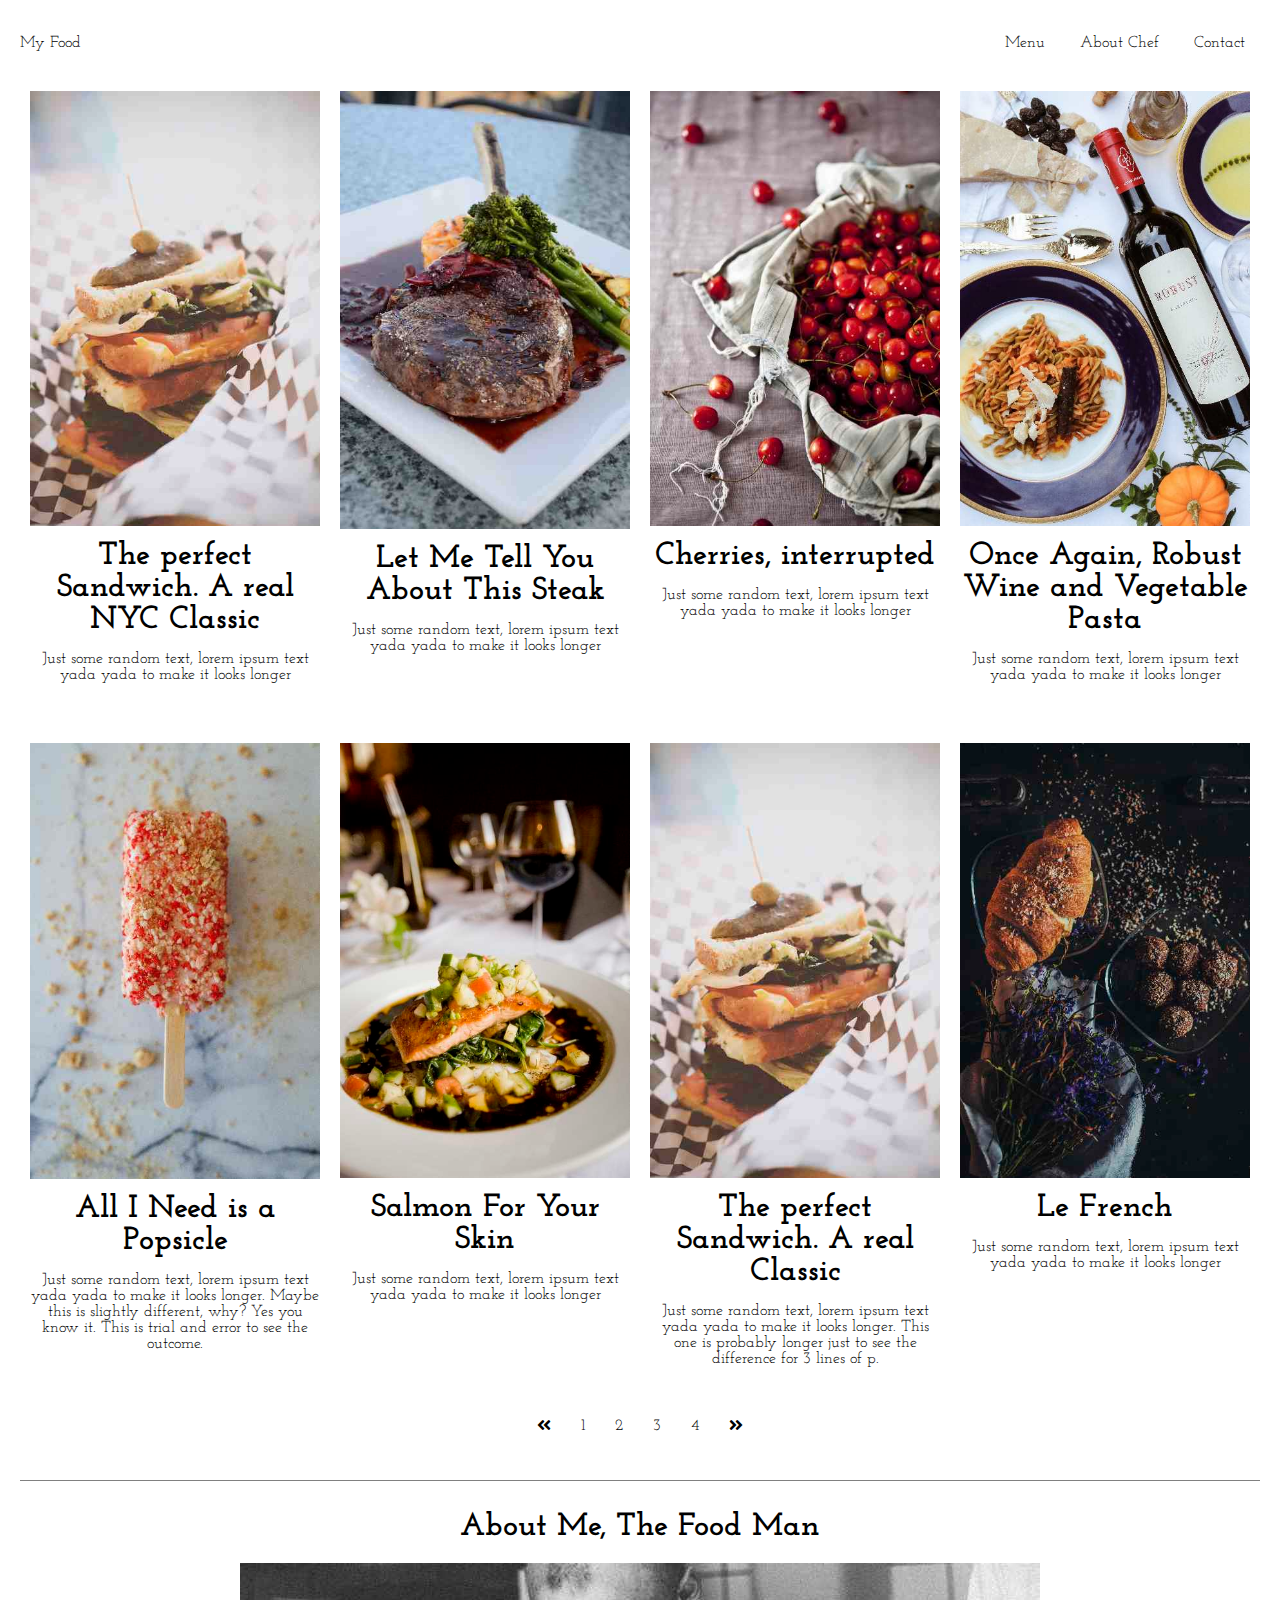
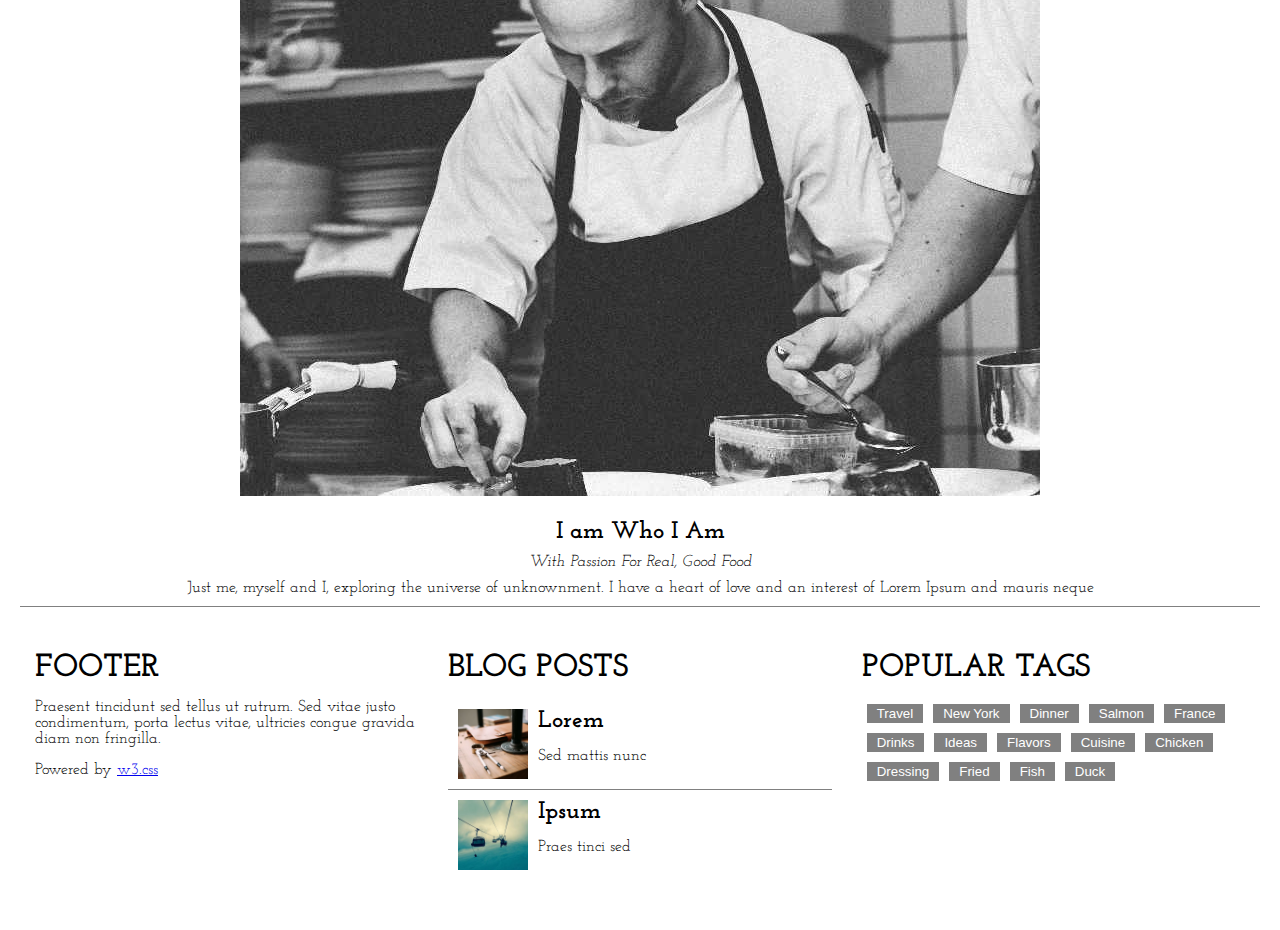
<file: web_2/final.html>
<!DOCTYPE html>
<html lang="en">
<head>
    <meta charset="UTF-8">
    <meta name="viewport" content="width=device-width, initial-scale=1.0">
    <title>Chef Website</title>
    <style></style>
    <link rel="preconnect" href="https://fonts.googleapis.com">
    <link rel="preconnect" href="https://fonts.gstatic.com" crossorigin>
    <link href="https://fonts.googleapis.com/css2?family=Josefin+Slab:ital@0;1&display=swap" rel="stylesheet">
    <link rel="stylesheet" href="https://cdnjs.cloudflare.com/ajax/libs/font-awesome/5.15.4/css/all.min.css">
    <link rel="stylesheet" href="styles.css">
</head>
<body>
    <div id="app">
        <header>
            <i class="fa fa-bars"></i>
            <p id="logo">My Food</p>
            <p id="mail">Mail</p>
            <ul id="nav">
                <li>Menu</li>
                <li>About Chef</li>
                <li>Contact</li>
            </ul>
        </header>
        <section id="food-section">
            <div class="food-list">
                <img src="./images/sandwich.jpg" alt="">
                <h1>The perfect Sandwich. A real NYC Classic</h1>
                <p>Just some random text, lorem ipsum text yada yada to make it looks longer</p>
            </div>
            <div class="food-list">
                <img src="./images/steak.jpg" alt="">
                <h1>Let Me Tell You About This Steak</h1>
                <p>Just some random text, lorem ipsum text yada yada to make it looks longer</p>
            </div>
            <div class="food-list">
                <img src="./images/cherries.jpg" alt="">
                <h1>Cherries, interrupted</h1>
                <p>Just some random text, lorem ipsum text yada yada to make it looks longer</p>
            </div>
            <div class="food-list">
                <img src="./images/wine.jpg" alt="">
                <h1>Once Again, Robust Wine and Vegetable Pasta</h1>
                <p>Just some random text, lorem ipsum text yada yada to make it looks longer</p>
            </div>
            <div class="food-list">
                <img src="./images/popsicle.jpg" alt="">
                <h1>All I Need is a Popsicle</h1>
                <p>Just some random text, lorem ipsum text yada yada to make it looks longer. Maybe this is slightly different, why? Yes you know it. This is trial and error to see the outcome.</p>
            </div>
            <div class="food-list">
                <img src="./images/salmon.jpg" alt="">
                <h1>Salmon For Your Skin</h1>
                <p>Just some random text, lorem ipsum text yada yada to make it looks longer</p>
            </div>
            <div class="food-list">
                <img src="./images/sandwich.jpg" alt="">
                <h1>The perfect Sandwich. A real Classic</h1>
                <p>Just some random text, lorem ipsum text yada yada to make it looks longer. This one is probably longer just to see the difference for 3 lines of p.</p>
            </div>
            <div class="food-list">
                <img src="./images/croissant.jpg" alt="">
                <h1>Le French</h1>
                <p>Just some random text, lorem ipsum text yada yada to make it looks longer</p>
            </div>
            <div class="food-page">
                <ul>
                    <li><i class="fa fa-angle-double-left"></i></li>
                    <li>1</li>
                    <li>2</li>
                    <li>3</li>
                    <li>4</li>
                    <li><i class="fa fa-angle-double-right"></i></li>
                </ul>
            </div>
        </section>
        <section>
            <div class="about-chef">
                <h1>About Me, The Food Man</h1>
                <img src="./images/chef.jpg" alt="">
                <h2>I am Who I Am</h2>
                <p style="font-style: italic;">With Passion For Real, Good Food</p>
                <p>Just me, myself and I, exploring the universe of unknownment. I have a heart of love and an interest of Lorem Ipsum and mauris neque</p>
            </div>
        </section>
        <div id="footer">
            <div class="footer-content">
                <h1>FOOTER</h1>
                <p>Praesent tincidunt sed tellus ut rutrum. Sed vitae justo condimentum, porta lectus vitae, ultricies congue gravida diam non fringilla.</p>
                <p>Powered by <a href="https://www.w3schools.com/css/">w3.css</a></p>
            </div>
            <div class="blog-post">
                <div><h1>BLOG POSTS</h1></div>
                <section class="blog-content">
                    <img src="./images/workshop.jpg" alt="">
                    <div>
                        <h2>Lorem</h2>
                        <p>Sed mattis nunc</p>
                    </div>
                </section>
                <div class="blog-content">
                    <img src="./images/gondol.jpg" alt="">
                    <div>
                        <h2>Ipsum</h2>
                        <p>Praes tinci sed</p>
                    </div>
                </div>
            </div>
            <div class="popular-tags">
                <h1>POPULAR TAGS</h1>
                <button>Travel</button><button>New York</button><button>Dinner</button><button>Salmon</button><button>France</button><button>Drinks</button><button>Ideas</button><button>Flavors</button><button>Cuisine</button><button>Chicken</button><button>Dressing</button><button>Fried</button><button>Fish</button><button>Duck</button>
            </div>
        </div>
    </div>
</body>
</html>
</file>
<file: web_2/styles.css>
* {margin: 0; padding: 0; box-sizing: border-box;}
html, body {
    font-family: "Josefin Slab";
}
img {
    max-width: 100%;
    margin: 0 auto;
}
#app {
    padding: 1.25em;
    margin: 0 auto;
}
header {
    display: flex;
    flex-direction: row;
    justify-content: space-between;
    align-items: center;
}
header ul {
    display: none;
    list-style-type: none;
}
header ul li {
    display: inline-block;
    margin: 0 15px;
}
section {
    border-bottom: 1px solid gray;
}
.food-list {
    text-align: center;
    margin: 15px 0;
}
.food-list > * {
    margin-bottom: 10px;
}
@media (min-width: 1000px) {
    header .fa, header #mail {
        display: none;
    }
    header ul {
        display: block;
    }
    #food-section {
        display: flex;
        flex-wrap: wrap;
        flex-direction: row;
        justify-content: flex-start;
        align-items: flex-start;
    }
    .food-list {
        width: calc(100%/4);
        padding: 10px;
    }
}
@media (min-width: 1400px) {
    #app {
        max-width: 1400px;
    }
}
.food-page {
    display: flex;
    flex-direction: row;
    justify-content: center;
    align-items: center;
    margin: 0 auto;
}
.food-page ul {
    list-style-type: none;
    display: flex;
    flex-direction: row;
    justify-content: center;
    align-items: center;
    margin-bottom: 30px;
}
.food-page ul li {
    padding: 15px;
}
.food-page ul li:hover {
    background-color: black;
    color: white;
}
.about-chef > * {
    text-align: center;
    margin: 10px 0;
}
.about-chef h1 {
    margin-top: 30px;
}
.about-chef {
    text-align: center;
}
#footer > * {
    margin: 30px 0;
}
#footer h1, p {
    margin: 15px 0;
}
.blog-content {
    display: flex;
    flex-direction: row;
    justify-content: flex-start;
    align-items: center;
}
.blog-content img {
    width: 70px;
    height: 70px;
    margin: 10px;
}
button {
    flex-wrap: wrap;
    margin: 5px;
    background-color: gray;
    color: white;
    border: none;
    padding: 2px 10px;
}
.popular-tags button:hover {
    background-color: black;
}
@media (min-width: 1000px) {
    #footer {
        display: flex;
        flex-direction: row;
        justify-content: space-evenly;
        align-items: flex-start;
    }
    #footer > * {
        padding: 0 15px;
        box-sizing: border-box;
        width: calc(100%/3);
    }
}
</file>
